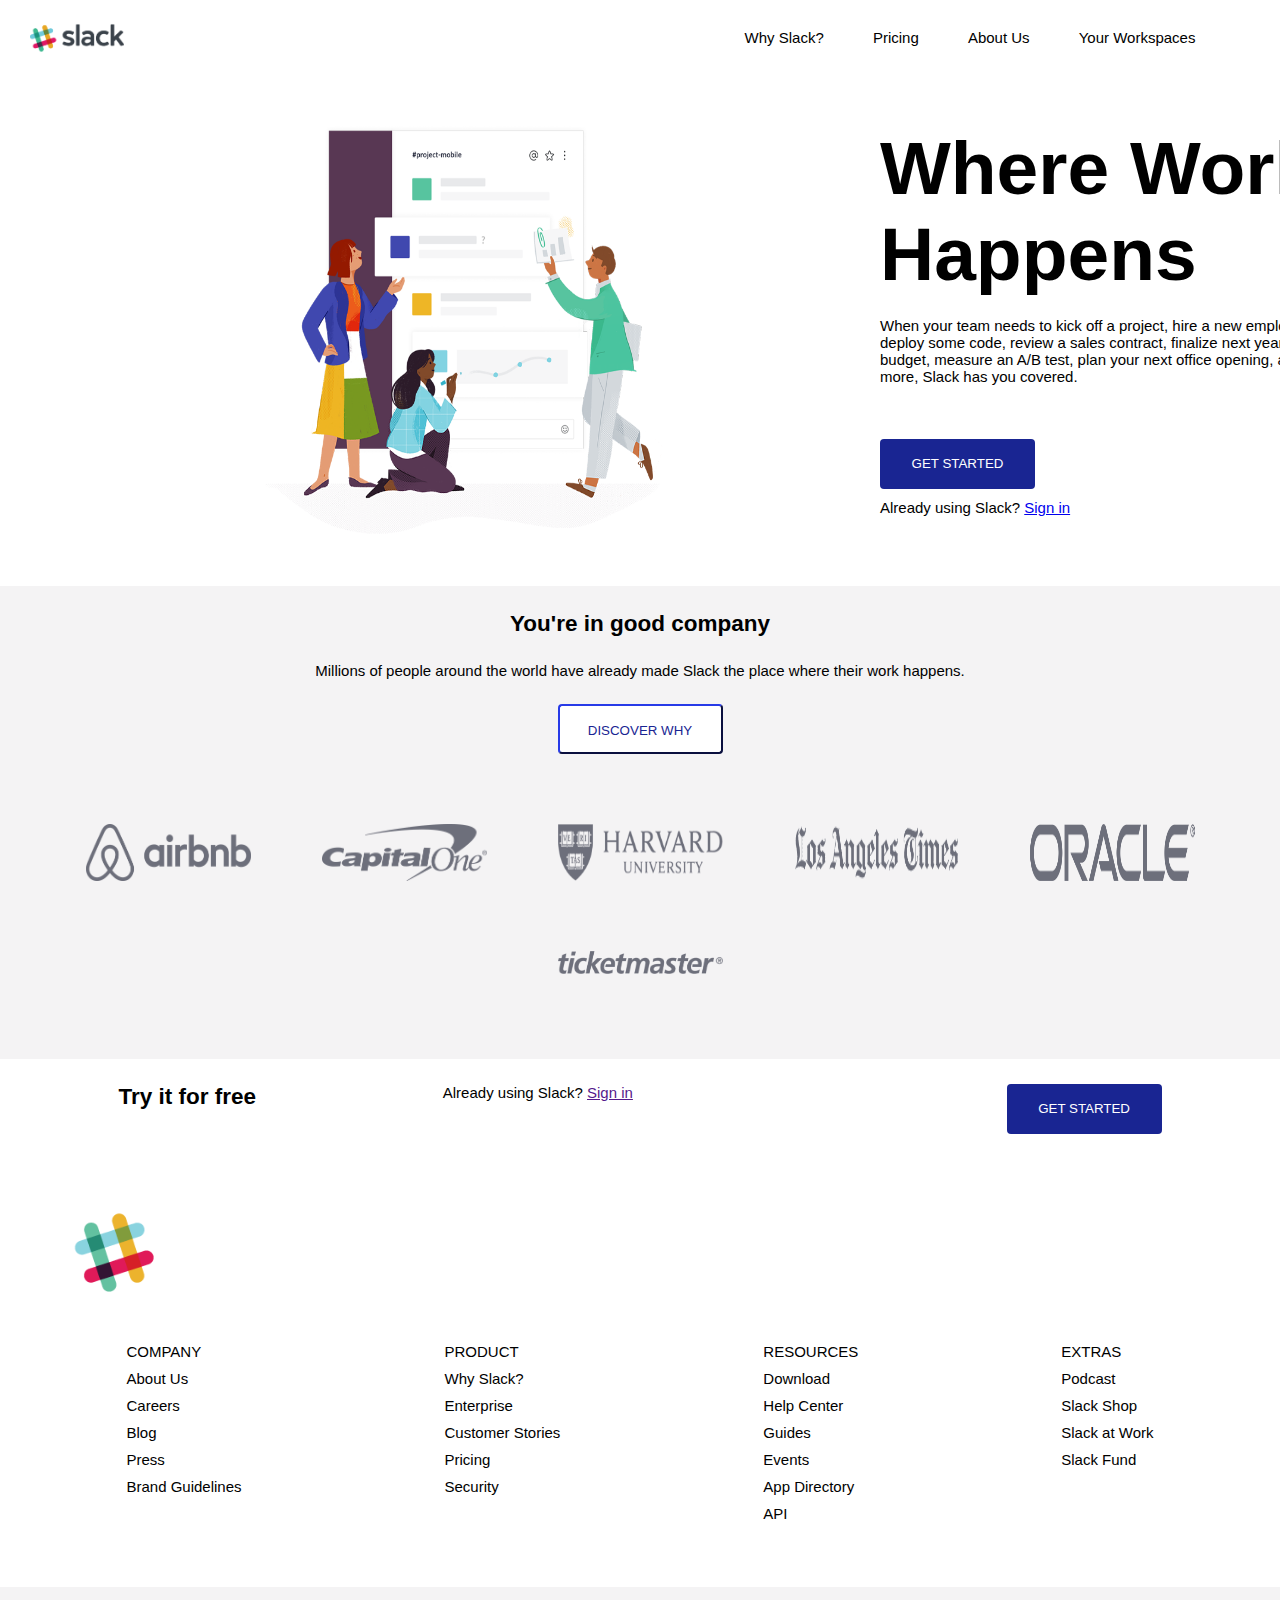
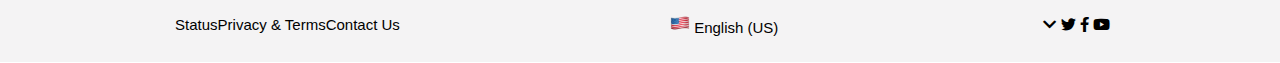
<file: index.html>
<!DOCTYPE html>
<html lang="en">
  <head>
    <meta charset="UTF-8" />
    <meta name="viewport" content="width=device-width, initial-scale=1.0" />
    <meta http-equiv="X-UA-Compatible" content="ie=edge" />

    <!-- link the font awesome CDN -->
    <link
      href="https://use.fontawesome.com/releases/v5.0.1/css/all.css"
      rel="stylesheet"
    />

    <!-- link your styles -->
    <link rel="stylesheet" href="./style.css" />
    <title>Where work happens | Slack</title>
  </head>

  <body>
    <nav>
      <img src="./images/slack-logo.png" alt="slack_logo" height="50px" />
      <ul class="menu">
        <li>Why Slack?</li>
        <li>Pricing</li>
        <li>About Us</li>
        <li>Your Workspaces</li>
      </ul>
      <i class="fas fa-bars"></i>
      <!-- <i class="fas fa-times"></i> -->
    </nav>
    <header>
      <div class = "headerText">
        <h1>Where Work Happens</h1>
        <p>
          When your team needs to kick off a project, hire a new employee, deploy
          some code, review a sales contract, finalize next year's budget, measure
          an A/B test, plan your next office opening, and more, Slack has you
          covered.
        </p>
        <div>
          <input type="text" id="fname" name="fname" placeholder="Email address"><br><br>
          <button type="button" name="button">GET STARTED</button>
        </div>
        <p>Already using Slack? <a href="#">Sign in</a></p>
    </div>
      <img src="./images/home_talking.png" alt="home_work_happening" />
    </header>
    <main>
      <section class="goodCompany">
        <h2>You're in good company</h2>
        <p>
          Millions of people around the world have already made Slack the place
          where their work happens.
        </p>
        <button>DISCOVER WHY</button>
        <div class="logos">
          <img src="./images/airbnb-logo.png" alt="" />
          <img src="./images/capital-one-logo.png" alt="" />
          <img src="./images/harvard-logo.png" alt="" />
          <img src="./images/los-angeles-times-logo.png" alt="" />
          <img src="./images/oracle-logo.png" alt="" />
          <img src="./images/ticketmaster-logo.png" alt="" />
        </div>
      </section>
      
      <section class="tryIt">
        <h2>Try it for free</h2>
        <p>Already using Slack? <a href="">Sign in</a></p>
        <input type="text" id="fname" name="fname" placeholder="Email address"><br><br>
        <button type="button" name="button">GET STARTED</button>
      </section>

      <section class="info">
        <img src="./images/iso-slack.png" alt="" />
        <div class="infoText">
          <ul>
            <li>COMPANY</li>
            <li>About Us</li>
            <li>Careers</li>
            <li>Blog</li>
            <li>Press</li>
            <li>Brand Guidelines</li>
          </ul>
          <ul>
            <li>PRODUCT</li>
            <li>Why Slack?</li>
            <li>Enterprise</li>
            <li>Customer Stories</li>
            <li>Pricing</li>
            <li>Security</li>
          </ul>
          <ul>
            <li>RESOURCES</li>
            <li>Download</li>
            <li>Help Center</li>
            <li>Guides</li>
            <li>Events</li>
            <li>App Directory</li>
            <li>API</li>
          </ul>
          <ul>
            <li>EXTRAS</li>
            <li>Podcast</li>
            <li>Slack Shop</li>
            <li>Slack at Work</li>
            <li>Slack Fund</li>
          </ul>
        </div>
      </section>
    </main>
    <footer>

      <div class="legal">
        <ul>
          <li>Status</li>
          <li>Privacy & Terms</li>
          <li>Contact Us</li>
        </ul>
      </div>

      <div class="pais">
        <img src="./images/us-flag.png" alt="" />
        <span>English (US)</span>
      </div>

      <div class="socialMedia">
        <i class="fas fa-chevron-down"></i>
        <i class="fab fa-twitter"></i>
        <i class="fab fa-facebook-f"></i>
        <i class="fab fa-youtube"></i>
      </div>
              
    </footer>
  </body>
</html>
</file>
<file: style.css>
/*** all ***/
* {
  width: auto;
  margin: 0;
  padding: 0px;
  box-sizing: border-box;
}
html {
  font-family: Arial;
  font-size: 15px;
}
body {
  background-color: white;
}
main {
  display: flex;
  flex-direction: column;
}

/*** nav ***/
nav {
  display: flex;
  justify-content: space-between;
  align-items: center;
  width: 100%;
  height: 75px;
  background-color: white;
  padding: 15px 30px;
  border-bottom: 3px rgb(23, 23, 24);
}
nav > ul {
  display: none;
}

/*** header ***/
header {
  width: 100%;
  background-color: white;
  display: flex;
  flex-direction: column;
  justify-content: center;
  align-content: space-around;
  margin: 25px;
  text-align: left;
  /*overflow: visible;*/
}
header h1 {
  margin-bottom: 20px;
  font-size: 2.5rem;
}
header p {
  margin-bottom: 20px;
}
header img {
  width: 100%;
  margin: 0 auto;
}
header input {
  height: 50px;
  width: 100%;
  padding: 5px;
  border-radius: 4px;
  border-style: solid;
  border-color: grey;
}
header button {
  background-color: #192592;
  color: white;
  height: 50px;
  width: 100%;
  padding: 5px;
  line-height: 3;
  margin-bottom: 10px;
  border-radius: 4px;
  border-style: none;
}

/*** good company ***/
.goodCompany {
  background-color: #f4f3f4;
  text-align: center;
  display: flex;
  flex-direction: column;
  align-content: space-around;
  padding: 25px;
}
.logos {
  display: flex;
  flex-direction: column;
  align-content: space-around;
  margin: 25px;
}
.logos > img {
  width: auto;
  margin: 35px;
}
.goodCompany > button {
  background-color: white;
  height: 50px;
  width: 100%;
  padding: 5px;
  line-height: 3;
  margin-bottom: 10px;
  border-radius: 4px;
  border-color: #192592;
  color: #192592;
}
.goodCompany > p,
h2 {
  margin-bottom: 25px;
}

/*** try it ***/
.tryIt {
  background-color: white;
  text-align: center;
  display: flex;
  flex-direction: column;
  justify-content: center;
  padding: 25px;
}
.tryIt input {
  height: 50px;
  width: 100%;
  padding: 5px;
  border-radius: 4px;
  border-style: solid;
  border-color: grey;
}
.tryIt button {
  background-color: #192592;
  color: white;
  height: 50px;
  width: 100%;
  padding: 5px;
  line-height: 3;
  margin-bottom: 10px;
  border-radius: 4px;
  border-style: none;
}

/*** info ***/
.info {
  background-color: white;
  display: flex;
  flex-direction: column;
  padding: 25px;
}
.info img {
  width: 25%;
}
.info ul {
  list-style: none;
  margin-bottom: 30px;
}
.info li {
  margin-bottom: 10px;
}

/*** footer ***/
footer {
  background-color: #f4f3f4;
  padding: 25px;
  display: flex;
  flex-direction: column;
  text-align: center;
  /*background-color: #f4f3f4;*/
}
footer ul {
  list-style: none;
  margin: 30px;
  display: flex;
  flex-direction: row;
  justify-content: center;
  flex-wrap: wrap;
}

footer img {
  width: 20px;
}
footer p {
  margin: 15px;
}
.socialMedia {
  margin: 25px;
}

@media (min-width: 768px) {
  header h1 {
    font-size: 4rem;
  }
  header p {
    font-size: 1rem;
  }
  header input {
    width: 310px;
  }
  header button {
    width: 155px;
  }
  header img {
    width: 400px;
  }
  header > div {
    display: flex;
    flex-direction: row;
    justify-content: left;
    flex-wrap: wrap;
  }

  .goodCompany {
    align-items: center;
  }
  .goodCompany button {
    width: 165px;
  }
  .logos {
    display: flex;
    flex-direction: row;
    justify-content: space-evenly;
    flex-wrap: wrap;
  }
  .logos img {
    width: 165px;
  }
  .tryIt {
    display: flex;
    flex-direction: row;
    justify-content: space-around;
    align-items: flex-start;
  }
  .tryIt input {
    width: 165px;
  }
  .tryIt button {
    width: 155px;
  }
  .infoText {
    display: flex;
    flex-direction: row;
    justify-content: space-around;
  }
  .info img {
    width: 15%;
  }
  footer {
    flex-direction: row;
    justify-content: space-around;
    align-items: center;
  }
}

@media (min-width: 1200px) {
  nav > ul {
    width: 500px;
    list-style: none;
    margin: 30px;
    display: flex;
    flex-direction: row;
    justify-content: space-around;
    flex-wrap: wrap;
  }
  nav > .fas {
    display: none;
  }

  header {
    margin: 50px;
    display: flex;
    flex-direction: row-reverse;
    justify-content: left;
  }

  header > .headerText {
    display: flex;
    flex-direction: column;
    justify-content: left;
  }

  header h1 {
    width: 450px;
    font-size: 5rem;
  }
  header p {
    width: 450px;
  }
  header input {
    display: none;
  }
  .tryIt {
    height: 75px;
  }
  .tryIt input {
    display: none;
  }
  .logos {
    display: flex;
    flex-direction: row;
    justify-content: space-around;
    flex-wrap: wrap;
  }
  .logos > img {
    width: 165px;
  }
  footer {
    height: 75px;
  }
}

/*
background-grey: #F4F3F4;
button-purple: #192592
main-titles dark-grey: #2C303F;
paragraph grey: #5b5e6d;
nav grey: #5b5e6d;
*/
</file>
